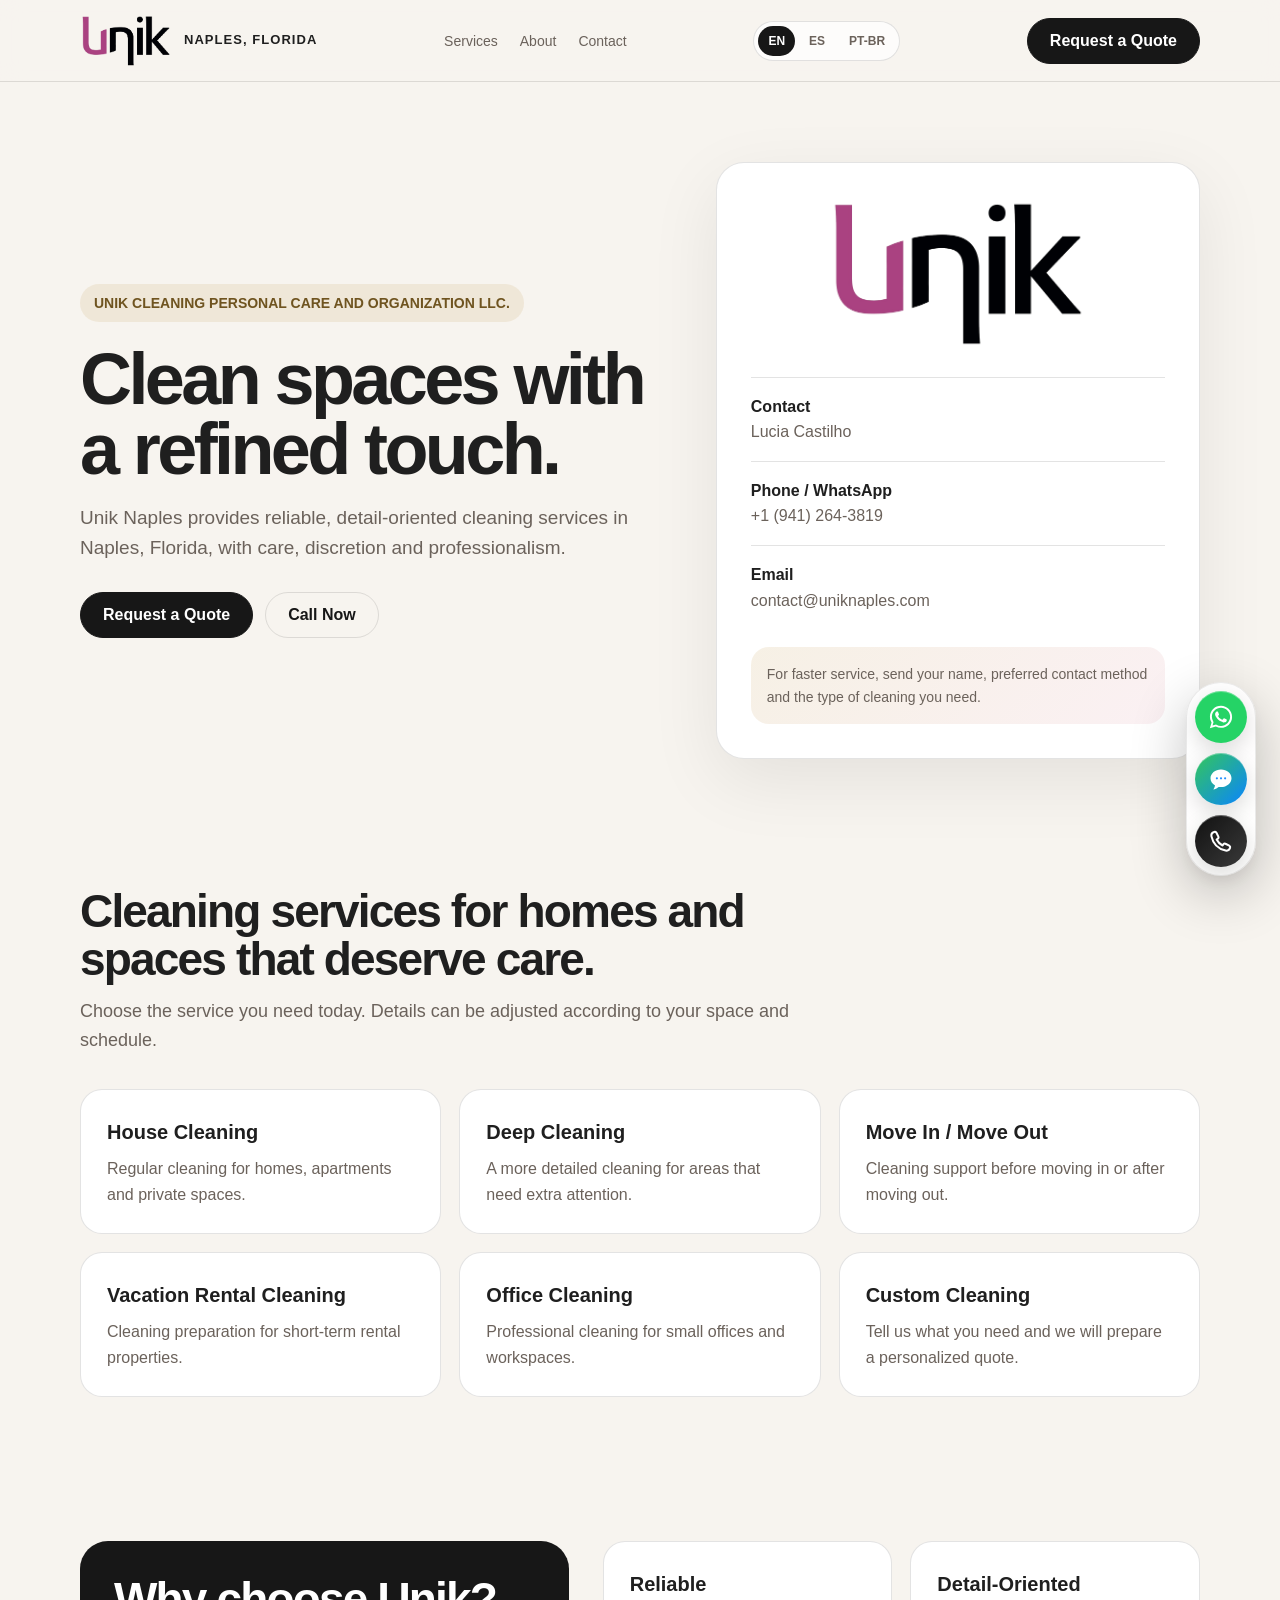
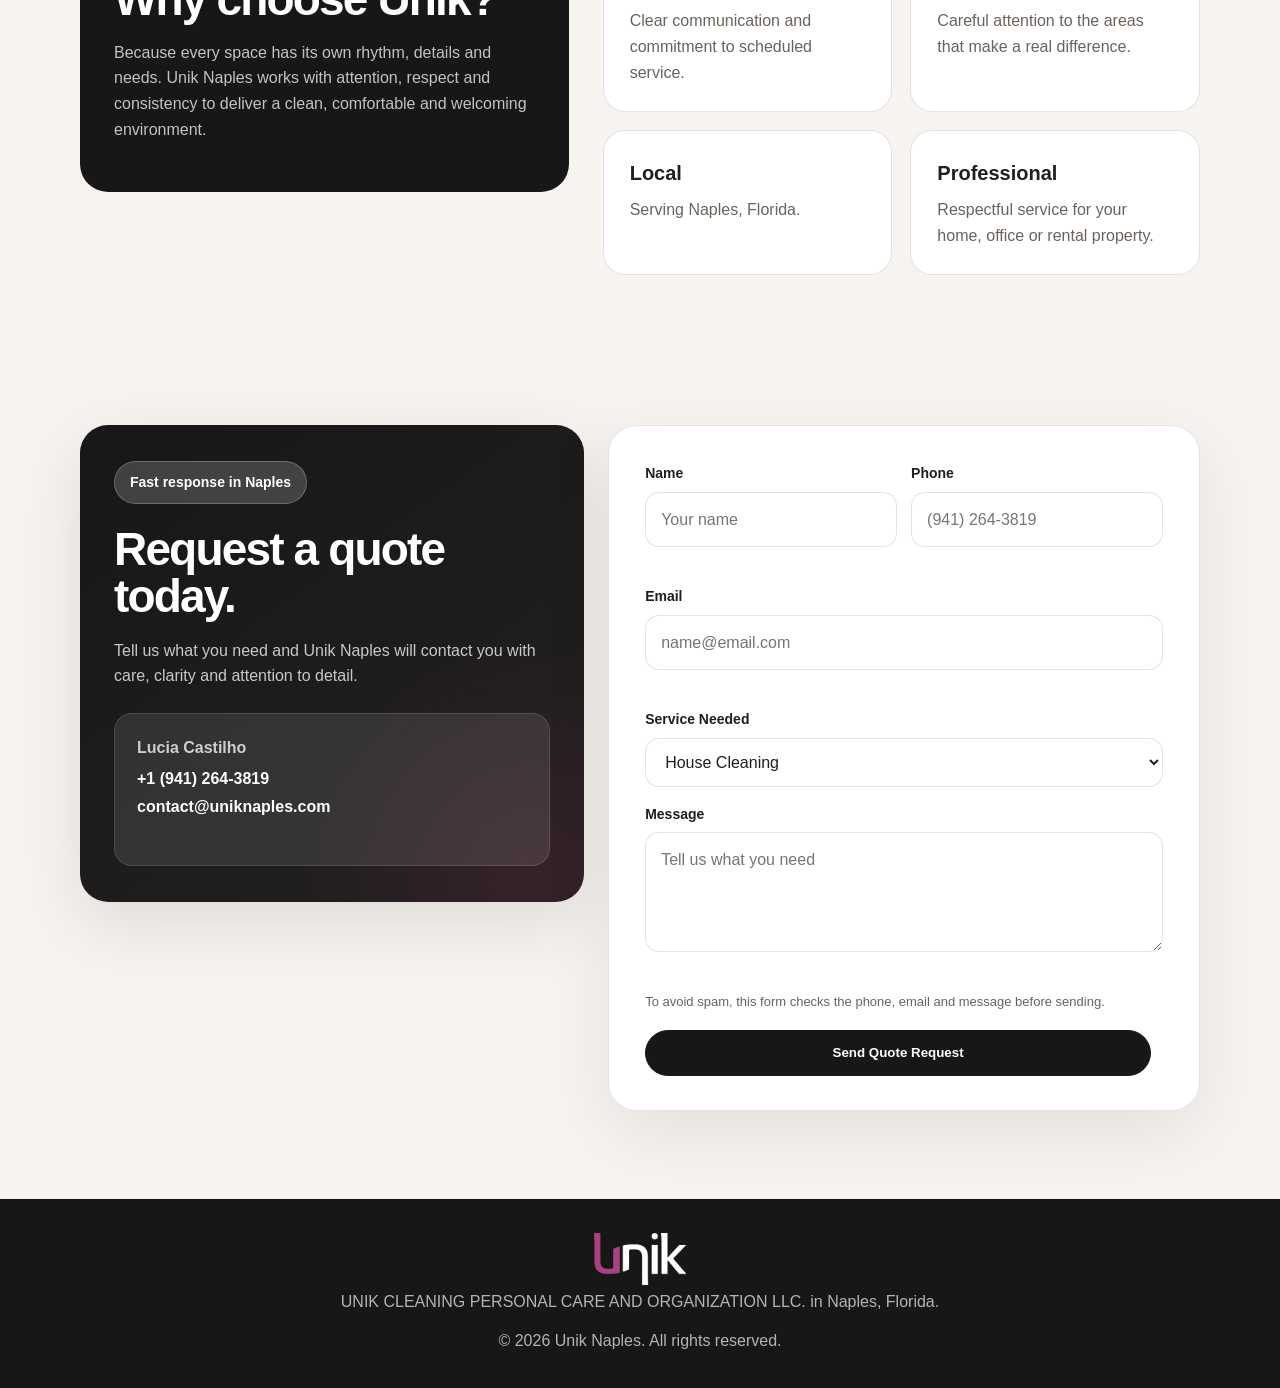
<file: index.html>
<!DOCTYPE html>
<html lang="en">
<head>
  <meta charset="UTF-8" />
  <meta name="viewport" content="width=device-width, initial-scale=1.0" />
  <title>Unik Naples | UNIK CLEANING PERSONAL CARE AND ORGANIZATION LLC. in Naples, FL</title>
  <meta name="description" content="Unik Naples offers professional cleaning services in Naples, Florida. Contact Lucia Castilho for residential, deep cleaning, move in/move out and custom cleaning services." />
  <meta name="keywords" content="cleaning services Naples FL, house cleaning Naples, deep cleaning Naples, move out cleaning Naples, Unik Naples" />
  <meta name="author" content="Unik Naples" />
  <meta property="og:title" content="Unik Naples | UNIK CLEANING PERSONAL CARE AND ORGANIZATION LLC." />
  <meta property="og:description" content="Professional, reliable and detail-oriented cleaning services in Naples, Florida." />
  <meta property="og:type" content="website" />
  <meta property="og:url" content="https://uniknaples.com" />
  <meta property="og:image" content="https://uniknaples.com/assets/images/unik-logo-transparent.png" />
  <link rel="canonical" href="https://uniknaples.com" />
  <link rel="icon" href="/favicon.ico" sizes="any" />
  <link rel="icon" type="image/png" sizes="32x32" href="/assets/images/favicon-32x32.png" />
  <link rel="icon" type="image/png" sizes="16x16" href="/assets/images/favicon-16x16.png" />
  <link rel="apple-touch-icon" sizes="180x180" href="/assets/images/apple-touch-icon.png" />
  <link rel="manifest" href="/site.webmanifest" />
  <meta name="theme-color" content="#DD0AA1" />
  <link rel="stylesheet" href="assets/css/style.css?v=1.3.3" />
</head>
<body>
  <header>
    <div class="container nav">
      <a class="brand" href="#home" aria-label="Unik Naples home">
        <img src="assets/images/unik-logo.svg" alt="Unik Naples logo" />
        <span>Naples, Florida</span>
      </a>
      <nav class="links" aria-label="Main navigation">
        <a href="#services" data-i18n="nav.services">Services</a>
        <a href="#about" data-i18n="nav.about">About</a>
        <a href="#contact" data-i18n="nav.contact">Contact</a>
      </nav>
      <div class="language-switcher" aria-label="Language selector">
        <button type="button" data-lang="en" class="active">EN</button>
        <button type="button" data-lang="es">ES</button>
        <button type="button" data-lang="pt">PT-BR</button>
      </div>
      <a class="btn" href="#contact" data-i18n="cta.quote">Request a Quote</a>
    </div>
  </header>

  <main id="home">
    <div class="container hero">
      <div>
        <span class="badge" data-i18n="hero.badge">UNIK CLEANING PERSONAL CARE AND ORGANIZATION LLC.</span>
        <h1 data-i18n="hero.title">Clean spaces with a refined touch.</h1>
        <p data-i18n="hero.text">Unik Naples provides reliable, detail-oriented cleaning services in Naples, Florida, with care, discretion and professionalism.</p>
        <div class="actions">
          <a class="btn" href="#contact" data-i18n="cta.quote">Request a Quote</a>
          <a class="btn secondary" href="tel:+19412643819" data-i18n="cta.call">Call Now</a>
        </div>
      </div>
      <aside class="hero-card" aria-label="Contact information">
        <img src="assets/images/unik-logo.svg" alt="Unik Naples original logo" />
        <div class="contact-line"><strong data-i18n="contact.contact">Contact</strong><span>Lucia Castilho</span></div>
        <div class="contact-line"><strong data-i18n="contact.phone">Phone / WhatsApp</strong><a href="tel:+19412643819">+1 (941) 264-3819</a></div>
        <div class="contact-line"><strong data-i18n="contact.email">Email</strong><a href="mailto:contact@uniknaples.com">contact@uniknaples.com</a></div>
        <div class="lux-note" data-i18n="hero.note">For faster service, send your name, preferred contact method and the type of cleaning you need.</div>
      </aside>
    </div>

    <section id="services">
      <div class="container">
        <div class="section-title">
          <h2 data-i18n="services.title">Cleaning services for homes and spaces that deserve care.</h2>
          <p data-i18n="services.text">Choose the service you need today. Details can be adjusted according to your space and schedule.</p>
        </div>
        <div class="grid">
          <div class="card"><h3 data-i18n="service.house.title">House Cleaning</h3><p data-i18n="service.house.text">Regular cleaning for homes, apartments and private spaces.</p></div>
          <div class="card"><h3 data-i18n="service.deep.title">Deep Cleaning</h3><p data-i18n="service.deep.text">A more detailed cleaning for areas that need extra attention.</p></div>
          <div class="card"><h3 data-i18n="service.move.title">Move In / Move Out</h3><p data-i18n="service.move.text">Cleaning support before moving in or after moving out.</p></div>
          <div class="card"><h3 data-i18n="service.vacation.title">Vacation Rental Cleaning</h3><p data-i18n="service.vacation.text">Cleaning preparation for short-term rental properties.</p></div>
          <div class="card"><h3 data-i18n="service.office.title">Office Cleaning</h3><p data-i18n="service.office.text">Professional cleaning for small offices and workspaces.</p></div>
          <div class="card"><h3 data-i18n="service.custom.title">Custom Cleaning</h3><p data-i18n="service.custom.text">Tell us what you need and we will prepare a personalized quote.</p></div>
        </div>
      </div>
    </section>

    <section id="about">
      <div class="container split">
        <div class="panel">
          <h2 data-i18n="about.title">Why choose Unik?</h2>
          <p data-i18n="about.text">Because every space has its own rhythm, details and needs. Unik Naples works with attention, respect and consistency to deliver a clean, comfortable and welcoming environment.</p>
        </div>
        <div class="grid" style="grid-template-columns: 1fr 1fr;">
          <div class="card"><h3 data-i18n="about.reliable.title">Reliable</h3><p data-i18n="about.reliable.text">Clear communication and commitment to scheduled service.</p></div>
          <div class="card"><h3 data-i18n="about.detail.title">Detail-Oriented</h3><p data-i18n="about.detail.text">Careful attention to the areas that make a real difference.</p></div>
          <div class="card"><h3 data-i18n="about.local.title">Local</h3><p data-i18n="about.local.text">Serving Naples, Florida.</p></div>
          <div class="card"><h3 data-i18n="about.professional.title">Professional</h3><p data-i18n="about.professional.text">Respectful service for your home, office or rental property.</p></div>
        </div>
      </div>
    </section>

    <section id="contact">
      <div class="container split">
        <div class="quote-intro">
          <div>
            <span class="badge quote-badge" data-i18n="quote.badge">Fast response in Naples</span>
            <h2 data-i18n="quote.title">Request a quote today.</h2>
            <p data-i18n="quote.text">Tell us what you need and Unik Naples will contact you with care, clarity and attention to detail.</p>
            <div class="quote-contact">
              <p><strong>Lucia Castilho</strong><br>
              <a href="tel:+19412643819">+1 (941) 264-3819</a><br>
              <a href="mailto:contact@uniknaples.com">contact@uniknaples.com</a></p>
            </div>
          </div>
          <div class="quote-note" data-i18n="quote.note">Prefer direct contact? Use the floating buttons at the bottom of the page.</div>
        </div>
        <form id="quote-form" action="/api/contact" method="POST" novalidate>
          <input type="hidden" name="_honey" value="" autocomplete="off">
          <div class="form-row">
            <div class="form-field">
              <label for="name" data-i18n="form.name">Name</label>
              <input id="name" name="name" type="text" placeholder="Your name" data-i18n-placeholder="form.namePlaceholder" minlength="2" maxlength="70" autocomplete="name" required>
              <small class="field-error" id="name-error"></small>
            </div>
            <div class="form-field">
              <label for="phone" data-i18n="form.phone">Phone</label>
              <input id="phone" name="phone" type="tel" placeholder="(941) 264-3819" inputmode="tel" autocomplete="tel" required>
              <small class="field-error" id="phone-error"></small>
            </div>
          </div>
          <label for="email" data-i18n="form.email">Email</label>
          <input id="email" name="email" type="email" placeholder="name@email.com" data-i18n-placeholder="form.emailPlaceholder" autocomplete="email" maxlength="120" required>
          <small class="field-error" id="email-error"></small>
          <label for="service" data-i18n="form.service">Service Needed</label>
          <select id="service" name="service" required>
            <option data-i18n="service.house.title">House Cleaning</option>
            <option data-i18n="service.deep.title">Deep Cleaning</option>
            <option data-i18n="service.airbnb.title">Airbnb Cleaner</option>
            <option data-i18n="service.organizer.title">Home Organization &amp; Personal Organizer</option>
            <option data-i18n="service.move.title">Move In / Move Out</option>
            <option data-i18n="service.vacation.title">Vacation Rental Cleaning</option>
            <option data-i18n="service.office.title">Office Cleaning</option>
            <option data-i18n="service.custom.title">Custom Cleaning</option>
          </select>
          <label for="message" data-i18n="form.message">Message</label>
          <textarea id="message" name="message" placeholder="Tell us what you need" data-i18n-placeholder="form.messagePlaceholder" minlength="12" maxlength="1000" required></textarea>
          <small class="field-error" id="message-error"></small>
          <p class="form-security-note" data-i18n="form.security">To avoid spam, this form checks the phone, email and message before sending.</p>
          <div id="form-feedback" class="form-feedback" aria-live="polite" hidden>
            <strong id="form-feedback-title">Thank you. Your request was sent successfully.</strong>
            <span id="form-feedback-text">We received your information and will contact you soon.</span>
          </div>
          <div class="form-actions">
            <button class="btn submit" type="submit" data-i18n="form.submit">Send Quote Request</button>
            <button class="btn cancel-submit" id="cancel-submit" type="button" hidden>Cancel and edit</button>
          </div>
        </form>
      </div>
    </section>
  </main>

  <footer>
    <div class="container footer-inner">
      <div>
        <img src="assets/images/unik-logo-footer.png" alt="Unik Naples logo" />
        <p data-i18n="footer.text">UNIK CLEANING PERSONAL CARE AND ORGANIZATION LLC. in Naples, Florida.</p>
      </div>
      <p data-i18n="footer.copy">© 2026 Unik Naples. All rights reserved.</p>
    </div>
  </footer>

  <div class="float-dock" aria-label="Quick contact buttons">
    <a class="wa" href="https://wa.me/19412643819" target="_blank" rel="noopener" aria-label="Chat on WhatsApp">
      <svg viewBox="0 0 32 32" aria-hidden="true" role="img">
        <path class="svg-fill-white" d="M16.01 3.25c-6.98 0-12.66 5.58-12.66 12.45 0 2.3.65 4.55 1.88 6.5L3.25 28.75l6.75-1.93a12.83 12.83 0 0 0 6.01 1.51c6.98 0 12.66-5.58 12.66-12.45S22.99 3.25 16.01 3.25Zm0 22.91c-1.84 0-3.64-.49-5.22-1.42l-.43-.25-4.01 1.15 1.17-3.88-.28-.45a10.22 10.22 0 0 1-1.64-5.61c0-5.68 4.67-10.29 10.41-10.29s10.41 4.61 10.41 10.29-4.67 10.46-10.41 10.46Z"/>
        <path class="svg-fill-white" d="M21.96 18.6c-.33-.17-1.96-.96-2.26-1.07-.3-.11-.52-.17-.74.17-.22.33-.85 1.07-1.04 1.29-.19.22-.38.25-.71.08-.33-.17-1.39-.51-2.65-1.63-.98-.87-1.64-1.95-1.83-2.28-.19-.33-.02-.51.14-.68.15-.15.33-.38.49-.57.16-.19.22-.33.33-.55.11-.22.05-.41-.03-.57-.08-.17-.74-1.78-1.01-2.44-.27-.64-.54-.55-.74-.56h-.63c-.22 0-.57.08-.87.41-.3.33-1.15 1.12-1.15 2.73 0 1.61 1.18 3.16 1.34 3.38.16.22 2.32 3.53 5.62 4.95.79.34 1.4.54 1.88.69.79.25 1.5.22 2.07.13.63-.09 1.96-.8 2.23-1.57.27-.77.27-1.43.19-1.57-.08-.14-.3-.22-.63-.39Z"/>
      </svg>
    </a>
    <a class="msg" href="sms:+19412643819" aria-label="Send iMessage or text message">
      <svg viewBox="0 0 32 32" aria-hidden="true" role="img">
        <path class="svg-fill-white" d="M16 5.15c-6.63 0-12 4.52-12 10.1 0 3.42 2.06 6.45 5.2 8.28-.22 1.46-.82 2.87-1.72 4.08-.17.23.08.55.35.44 2.18-.88 4.05-1.92 5.47-3.05.87.17 1.77.25 2.7.25 6.63 0 12-4.52 12-10.1S22.63 5.15 16 5.15Z"/>
        <circle cx="11.3" cy="15.25" r="1.25" fill="#0a84ff" opacity=".9"/>
        <circle cx="16" cy="15.25" r="1.25" fill="#0a84ff" opacity=".9"/>
        <circle cx="20.7" cy="15.25" r="1.25" fill="#0a84ff" opacity=".9"/>
      </svg>
    </a>
    <a class="phone" href="tel:+19412643819" aria-label="Call Unik Naples">
      <svg viewBox="0 0 32 32" aria-hidden="true" role="img">
        <path class="svg-stroke-white" d="M10.8 6.6 13 11c.4.8.2 1.7-.5 2.2l-1.5 1.1c1.5 3 3.8 5.3 6.8 6.8l1.1-1.5c.5-.7 1.5-.9 2.2-.5l4.3 2.2c.9.5 1.3 1.5 1 2.5-.7 2.2-2.8 3.6-5.1 3.1C12.1 24.9 7.1 19.9 5.1 10.7c-.5-2.3.9-4.4 3.1-5.1 1-.3 2 .1 2.6 1Z"/>
      </svg>
    </a>
  </div>
  <script src="assets/js/script.js?v=1.3.3"></script>
</body>
</html>
</file>
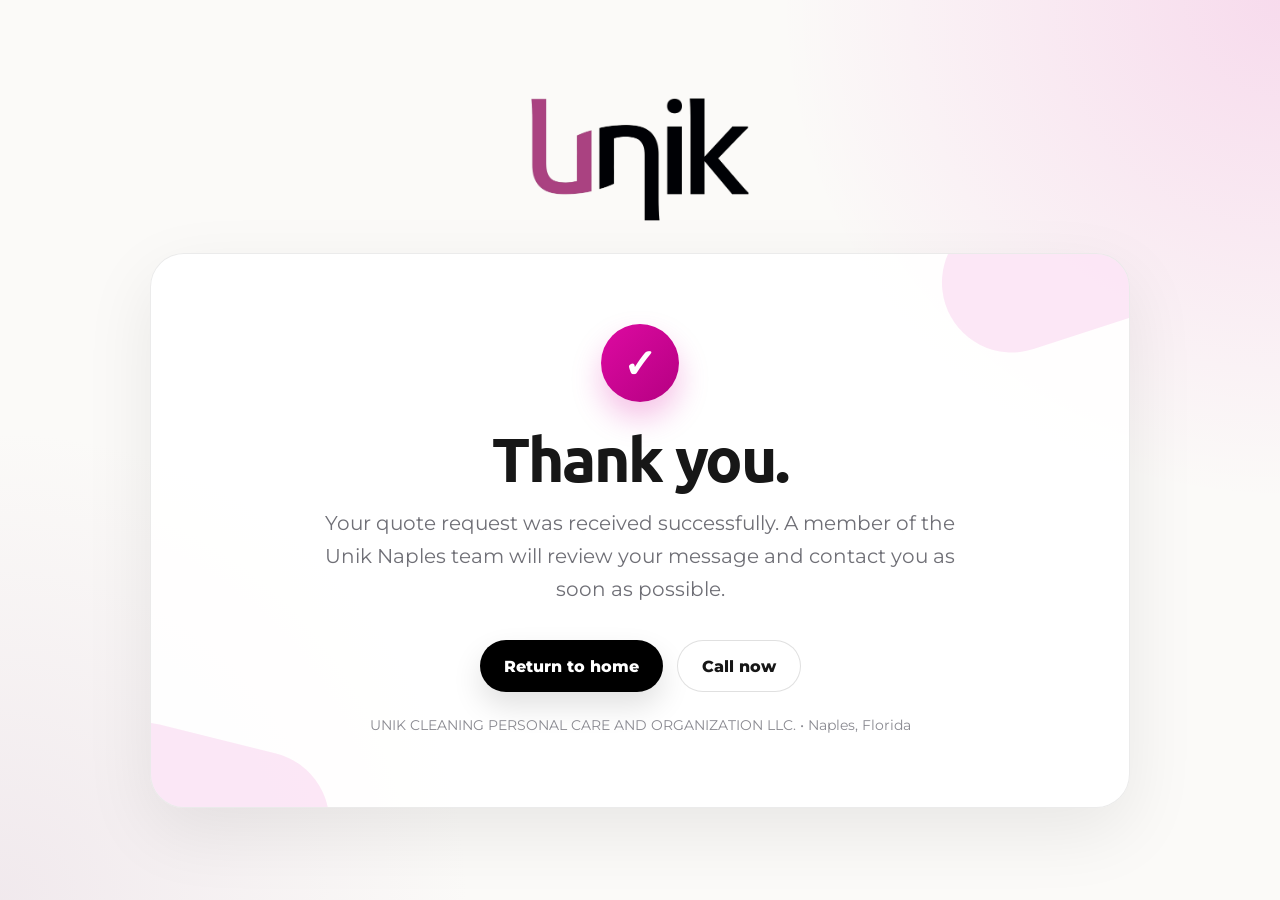
<file: thank-you.html>
<!DOCTYPE html>
<html lang="en">
<head>
  <meta charset="UTF-8" />
  <meta name="viewport" content="width=device-width, initial-scale=1.0" />
  <title>Thank You | Unik Naples</title>
  <meta name="description" content="Thank you for contacting Unik Naples. We received your quote request and will respond soon." />
  <meta name="robots" content="noindex, follow" />
  <link rel="canonical" href="https://uniknaples.com/thank-you.html" />
  <link rel="icon" href="/favicon.ico" sizes="any" />
  <link rel="icon" type="image/png" sizes="32x32" href="/assets/images/favicon-32x32.png" />
  <link rel="icon" type="image/png" sizes="16x16" href="/assets/images/favicon-16x16.png" />
  <link rel="apple-touch-icon" sizes="180x180" href="/assets/images/apple-touch-icon.png" />
  <link rel="manifest" href="/site.webmanifest" />
  <meta name="theme-color" content="#DD0AA1" />
  <link rel="preconnect" href="https://fonts.googleapis.com" />
  <link rel="preconnect" href="https://fonts.gstatic.com" crossorigin />
  <link href="https://fonts.googleapis.com/css2?family=Montserrat:wght@400;500;600;700;800&family=Ubuntu:wght@400;500;700&display=swap" rel="stylesheet" />
  <style>
    :root {
      --pink: #DD0AA1;
      --soft-pink: #CCADC6;
      --light: #E5E5E5;
      --black: #000000;
      --ink: #171717;
      --muted: #6f6f76;
      --bg: #fbfaf8;
      --card: #ffffff;
    }

    * { box-sizing: border-box; }

    body {
      margin: 0;
      min-height: 100vh;
      font-family: Montserrat, Arial, sans-serif;
      color: var(--ink);
      background:
        radial-gradient(circle at top right, rgba(221, 10, 161, .13), transparent 32%),
        radial-gradient(circle at bottom left, rgba(204, 173, 198, .22), transparent 30%),
        var(--bg);
      display: grid;
      place-items: center;
      padding: 28px;
    }

    .page {
      width: min(980px, 100%);
      display: grid;
      gap: 28px;
      text-align: center;
    }

    .logo {
      display: inline-flex;
      justify-content: center;
      align-items: center;
      margin: 0 auto;
    }

    .logo img {
      width: min(230px, 60vw);
      height: auto;
      display: block;
    }

    .card {
      background: rgba(255, 255, 255, .88);
      border: 1px solid rgba(0, 0, 0, .08);
      border-radius: 34px;
      padding: clamp(34px, 6vw, 70px);
      box-shadow: 0 24px 70px rgba(0, 0, 0, .08);
      position: relative;
      overflow: hidden;
    }

    .card::before,
    .card::after {
      content: "";
      position: absolute;
      width: 260px;
      height: 140px;
      border-radius: 999px;
      background: rgba(221, 10, 161, .09);
      z-index: 0;
      pointer-events: none;
    }

    .card::before { right: -70px; top: -60px; transform: rotate(-18deg); }
    .card::after { left: -80px; bottom: -70px; transform: rotate(14deg); }

    .content { position: relative; z-index: 1; }

    .check {
      width: 78px;
      height: 78px;
      display: inline-flex;
      align-items: center;
      justify-content: center;
      border-radius: 50%;
      background: linear-gradient(135deg, var(--pink), #b50082);
      color: white;
      font-size: 40px;
      font-weight: 800;
      box-shadow: 0 16px 30px rgba(221, 10, 161, .25);
      margin-bottom: 26px;
    }

    h1 {
      font-family: Ubuntu, Montserrat, Arial, sans-serif;
      font-size: clamp(34px, 6vw, 62px);
      line-height: .98;
      margin: 0 0 18px;
      letter-spacing: -.04em;
    }

    p {
      max-width: 660px;
      margin: 0 auto;
      color: var(--muted);
      font-size: clamp(16px, 2vw, 20px);
      line-height: 1.65;
    }

    .actions {
      display: flex;
      flex-wrap: wrap;
      justify-content: center;
      gap: 14px;
      margin-top: 34px;
    }

    .btn {
      display: inline-flex;
      align-items: center;
      justify-content: center;
      min-height: 52px;
      border-radius: 999px;
      padding: 0 24px;
      font-weight: 800;
      text-decoration: none;
      transition: transform .2s ease, box-shadow .2s ease;
    }

    .btn.primary {
      background: var(--black);
      color: white;
      box-shadow: 0 14px 30px rgba(0, 0, 0, .12);
    }

    .btn.secondary {
      background: white;
      color: var(--ink);
      border: 1px solid rgba(0, 0, 0, .12);
    }

    .btn:hover { transform: translateY(-2px); }

    .note {
      font-size: 14px;
      color: #8a8a91;
      margin-top: 22px;
    }

    @media (max-width: 640px) {
      body { padding: 18px; }
      .card { border-radius: 26px; }
      .actions { flex-direction: column; }
      .btn { width: 100%; }
    }
  </style>
</head>
<body>
  <main class="page">
    <a class="logo" href="/" aria-label="Unik Naples home">
      <img src="assets/images/unik-logo.svg" alt="Unik Naples logo" />
    </a>

    <section class="card" aria-labelledby="thank-title">
      <div class="content">
        <div class="check" aria-hidden="true">✓</div>
        <h1 id="thank-title" data-copy="title">Thank you.</h1>
        <p data-copy="message">Your quote request was received successfully. A member of the Unik Naples team will review your message and contact you as soon as possible.</p>

        <div class="actions">
          <a class="btn primary" href="/" data-copy="home">Return to home</a>
          <a class="btn secondary" href="tel:+19412643819" data-copy="call">Call now</a>
        </div>

        <p class="note" data-copy="note">UNIK CLEANING PERSONAL CARE AND ORGANIZATION LLC. • Naples, Florida</p>
      </div>
    </section>
  </main>

  <script>
    const language = localStorage.getItem('unikLang') || 'en';
    const copy = {
      en: {
        title: 'Thank you.',
        message: 'Your quote request was received successfully. A member of the Unik Naples team will review your message and contact you as soon as possible.',
        home: 'Return to home',
        call: 'Call now',
        note: 'UNIK CLEANING PERSONAL CARE AND ORGANIZATION LLC. • Naples, Florida'
      },
      es: {
        title: 'Gracias.',
        message: 'Su solicitud de presupuesto fue recibida correctamente. Un miembro del equipo de Unik Naples revisará su mensaje y se comunicará con usted lo antes posible.',
        home: 'Volver al inicio',
        call: 'Llamar ahora',
        note: 'UNIK CLEANING PERSONAL CARE AND ORGANIZATION LLC. • Naples, Florida'
      },
      pt: {
        title: 'Obrigado.',
        message: 'Sua solicitação de orçamento foi recebida com sucesso. Um membro da equipe Unik Naples vai revisar sua mensagem e entrar em contato o mais breve possível.',
        home: 'Voltar ao início',
        call: 'Ligar agora',
        note: 'UNIK CLEANING PERSONAL CARE AND ORGANIZATION LLC. • Naples, Florida'
      }
    };

    const selected = copy[language] || copy.en;
    document.documentElement.lang = language === 'pt' ? 'pt-BR' : language;
    document.querySelectorAll('[data-copy]').forEach((element) => {
      const key = element.getAttribute('data-copy');
      if (selected[key]) element.textContent = selected[key];
    });
  </script>
</body>
</html>
</file>
<file: assets/css/style.css>
:root {
      --bg: #f7f4ef;
      --text: #1f1f1f;
      --muted: #6b625b;
      --gold: #c9a45c;
      --dark: #171717;
      --card: #ffffff;
      --line: rgba(31,31,31,.12);
    }
    * { box-sizing: border-box; }
    html { scroll-behavior: smooth; scroll-padding-top: 104px; }
    body {
      margin: 0;
      font-family: Arial, Helvetica, sans-serif;
      background: var(--bg);
      color: var(--text);
      line-height: 1.6;
    }
    a { color: inherit; text-decoration: none; }
    .container { width: min(1120px, 92%); margin: 0 auto; }
    header {
      position: sticky;
      top: 0;
      z-index: 20;
      background: rgba(247,244,239,.92);
      backdrop-filter: blur(12px);
      border-bottom: 1px solid var(--line);
    }
    .nav {
      display: flex;
      align-items: center;
      justify-content: space-between;
      padding: 14px 0;
      gap: 20px;
    }
    .brand { display: flex; align-items: center; gap: 12px; }
    .brand img { width: 92px; height: auto; display: block; }
    .brand span { font-weight: 700; letter-spacing: .08em; font-size: 13px; text-transform: uppercase; }
    .links { display: flex; align-items: center; gap: 22px; font-size: 14px; color: var(--muted); }
    .btn {
      display: inline-flex;
      align-items: center;
      justify-content: center;
      min-height: 46px;
      padding: 0 22px;
      border-radius: 999px;
      background: var(--dark);
      color: white;
      font-weight: 700;
      border: 1px solid var(--dark);
      transition: .2s ease;
    }
    .btn:hover { transform: translateY(-1px); background: #000; }
    .btn.secondary { background: transparent; color: var(--dark); border-color: var(--line); }
    .hero {
      padding: 80px 0 56px;
      display: grid;
      grid-template-columns: 1.1fr .9fr;
      gap: 44px;
      align-items: center;
    }
    .badge {
      display: inline-flex;
      align-items: center;
      gap: 8px;
      padding: 8px 14px;
      border-radius: 999px;
      background: rgba(201,164,92,.16);
      color: #6f5420;
      font-size: 14px;
      font-weight: 700;
    }
    h1 {
      margin: 22px 0 18px;
      font-size: clamp(40px, 6vw, 72px);
      line-height: .98;
      letter-spacing: -0.05em;
    }
    .hero p { font-size: 19px; color: var(--muted); max-width: 620px; margin: 0 0 28px; }
    .actions { display: flex; gap: 12px; flex-wrap: wrap; }
    .hero-card {
      background: var(--card);
      border: 1px solid var(--line);
      border-radius: 28px;
      padding: 34px;
      box-shadow: 0 22px 70px rgba(0,0,0,.08);
    }
    .hero-card img { width: min(260px, 78%); display: block; margin: 0 auto 28px; }
    .contact-line { padding: 16px 0; border-top: 1px solid var(--line); color: var(--muted); }
    .contact-line strong { color: var(--text); display: block; }
    section { padding: 72px 0; }
    .section-title { max-width: 720px; margin-bottom: 34px; }
    h2 { font-size: clamp(30px, 4vw, 46px); line-height: 1.05; letter-spacing: -0.04em; margin: 0 0 14px; }
    .section-title p { margin: 0; color: var(--muted); font-size: 18px; }
    .grid { display: grid; grid-template-columns: repeat(3, 1fr); gap: 18px; }
    .card {
      background: var(--card);
      border: 1px solid var(--line);
      border-radius: 22px;
      padding: 26px;
    }
    .card h3 { margin: 0 0 8px; font-size: 20px; }
    .card p { margin: 0; color: var(--muted); }
    .split { display: grid; grid-template-columns: .9fr 1.1fr; gap: 34px; align-items: start; }
    .panel {
      background: var(--dark);
      color: white;
      border-radius: 28px;
      padding: 34px;
    }
    .panel p { color: rgba(255,255,255,.74); }
    form {
      background: var(--card);
      border: 1px solid var(--line);
      border-radius: 28px;
      padding: 28px;
    }
    label { display: block; font-weight: 700; font-size: 14px; margin: 0 0 7px; }
    input, textarea, select {
      width: 100%;
      border: 1px solid var(--line);
      border-radius: 14px;
      padding: 14px 15px;
      font: inherit;
      background: #fff;
      margin-bottom: 14px;
      color: var(--text);
    }
    textarea { min-height: 120px; resize: vertical; }
    .submit { width: 100%; cursor: pointer; }
    footer {
      background: var(--dark);
      color: white;
      padding: 34px 0;
    }
    footer .footer-inner { display: flex; flex-direction: column; justify-content: center; gap: 10px; align-items: center; text-align: center; }
    footer img { width: 92px; margin: 0 auto; display: block; }
    footer p { margin: 4px 0 0; color: rgba(255,255,255,.68); }
    .whatsapp-float {
      position: fixed;
      right: 20px;
      bottom: 20px;
      z-index: 30;
      background: #25D366;
      color: white;
      border-radius: 999px;
      padding: 14px 18px;
      font-weight: 700;
      box-shadow: 0 14px 40px rgba(0,0,0,.22);
    }

    .btn.whatsapp { background: #25D366; border-color: #25D366; color: #fff; }
    .btn.message { background: linear-gradient(135deg, #0a84ff, #5e5ce6); border-color: transparent; color: #fff; }
    .btn.call { background: #ffffff; color: var(--dark); border-color: var(--line); }
    .quick-contact {
      display: grid;
      grid-template-columns: repeat(3, 1fr);
      gap: 10px;
      margin-top: 22px;
    }
    .quick-contact a {
      border: 1px solid var(--line);
      border-radius: 18px;
      padding: 14px 12px;
      background: rgba(255,255,255,.76);
      font-weight: 800;
      font-size: 13px;
      text-align: center;
      transition: .2s ease;
    }
    .quick-contact a:hover { transform: translateY(-2px); box-shadow: 0 14px 26px rgba(0,0,0,.08); }
    .quick-contact .wa { color: #128C4A; }
    .quick-contact .msg { color: #0a84ff; }
    .quick-contact .phone { color: #111; }
    .lux-note {
      margin-top: 18px;
      padding: 16px;
      border-radius: 18px;
      background: linear-gradient(135deg, rgba(201,164,92,.16), rgba(231,174,189,.18));
      color: var(--muted);
      font-size: 14px;
    }
    .float-dock {
      position: fixed;
      right: 18px;
      bottom: 18px;
      z-index: 30;
      display: flex;
      gap: 10px;
      padding: 8px;
      border-radius: 999px;
      background: rgba(255,255,255,.92);
      -webkit-backdrop-filter: blur(16px);
      backdrop-filter: blur(16px);
      border: 1px solid rgba(0,0,0,.08);
      box-shadow: 0 18px 55px rgba(0,0,0,.24);
    }
    .float-dock a {
      width: 54px;
      height: 54px;
      display: inline-flex;
      align-items: center;
      justify-content: center;
      border-radius: 999px;
      box-shadow: inset 0 1px 0 rgba(255,255,255,.34), 0 8px 22px rgba(0,0,0,.14);
      transition: transform .18s ease, box-shadow .18s ease;
    }
    .float-dock a:hover { transform: translateY(-3px) scale(1.04); box-shadow: inset 0 1px 0 rgba(255,255,255,.38), 0 14px 28px rgba(0,0,0,.18); }
    .float-dock svg {
      width: 28px;
      height: 28px;
      display: block;
      overflow: visible;
      shape-rendering: geometricPrecision;
    }
    .float-dock .wa { background: #25D366; }
    .float-dock .msg { background: linear-gradient(135deg, #34c759 0%, #0a84ff 100%); }
    .float-dock .email { background: linear-gradient(135deg, #ffffff 0%, #f1f2f6 100%); }
    .float-dock .phone { background: linear-gradient(135deg, #111 0%, #3a3a3a 100%); }
    .float-dock .svg-fill-white { fill: #fff; }
    .float-dock .svg-stroke-white { fill: none; stroke: #fff; stroke-width: 2.35; stroke-linecap: round; stroke-linejoin: round; }
    .float-dock .svg-stroke-dark { fill: none; stroke: #141414; stroke-width: 2.45; stroke-linecap: round; stroke-linejoin: round; }
    .float-dock .svg-mail { fill: none; stroke: #0a84ff; stroke-width: 2.25; stroke-linecap: round; stroke-linejoin: round; }


    #contact { padding: 88px 0; }
    #contact .split {
      grid-template-columns: .88fr 1.12fr;
      gap: 30px;
      align-items: stretch;
    }
    .quote-intro {
      background: linear-gradient(145deg, #171717 0%, #24201d 100%);
      color: #fff;
      border-radius: 30px;
      padding: 34px;
      min-height: 100%;
      display: flex;
      flex-direction: column;
      justify-content: space-between;
      box-shadow: 0 22px 70px rgba(0,0,0,.10);
    }
    .quote-intro .badge {
      background: rgba(255,255,255,.18);
      color: #fff;
      border: 1px solid rgba(255,255,255,.22);
      width: fit-content;
      margin-bottom: 22px;
      transform: translateY(-4px);
    }
    .quote-intro h2 { color: #fff; margin: 0 0 14px; }
    .quote-intro p { color: rgba(255,255,255,.72); margin: 0 0 18px; }
    .quote-contact {
      margin: 24px 0 22px;
      padding: 18px;
      border-radius: 20px;
      background: rgba(255,255,255,.08);
      border: 1px solid rgba(255,255,255,.10);
    }
    .quote-contact p { margin: 0; line-height: 1.9; }
    .quote-contact a { color: #fff; font-weight: 700; }
    .quote-note {
      margin-top: 22px;
      padding: 16px;
      border-radius: 18px;
      background: rgba(255,255,255,.08);
      border: 1px solid rgba(255,255,255,.10);
      color: rgba(255,255,255,.74);
      font-size: 14px;
    }
    #contact form {
      padding: 34px;
      box-shadow: 0 22px 70px rgba(0,0,0,.08);
    }
    .form-row { display: grid; grid-template-columns: 1fr 1fr; gap: 14px; }
    .form-field input, .form-field select, .form-field textarea { margin-bottom: 16px; }

    @media (max-width: 840px) {
      .links { display: none; }
      .hero, .split { grid-template-columns: 1fr; }
      .grid { grid-template-columns: 1fr; }
      section { padding: 54px 0; }
      .hero { padding-top: 54px; }
      .quick-contact { grid-template-columns: 1fr; }
      #contact .split { grid-template-columns: 1fr; }
      .quote-intro, #contact form { padding: 26px; }
      .form-row { grid-template-columns: 1fr; gap: 0; }
      footer { padding-bottom: 118px; }
      .float-dock { left: 50%; right: auto; transform: translateX(-50%); }
    }

/* Form validation */
.honeypot {
  position: absolute;
  left: -9999px;
  opacity: 0;
  height: 0;
  width: 0;
  pointer-events: none;
}
.field-error {
  display: block;
  min-height: 18px;
  margin: -8px 0 12px;
  color: #b42318;
  font-size: 13px;
  font-weight: 700;
}
.input-error {
  border-color: #b42318 !important;
  box-shadow: 0 0 0 4px rgba(180, 35, 24, 0.08);
}
.form-security-note {
  margin: 4px 0 18px;
  color: var(--muted);
  font-size: 13px;
  line-height: 1.5;
}


/* Custom thank-you message after form submission */
.thank-you-panel {
  display: none;
  margin-top: 18px;
  padding: 18px 20px;
  border-radius: 18px;
  background: #f2fbf5;
  border: 1px solid rgba(34, 197, 94, 0.26);
  color: #14532d;
  box-shadow: 0 12px 32px rgba(20, 83, 45, 0.08);
}
.thank-you-panel:target {
  display: block;
}
.thank-you-panel strong {
  display: block;
  margin-bottom: 4px;
  font-size: 16px;
}
.thank-you-panel a {
  display: inline-block;
  margin-left: 8px;
  font-weight: 800;
  color: #111;
}

/* Language selector */
.language-switcher {
  display: inline-flex;
  align-items: center;
  gap: 4px;
  padding: 4px;
  border: 1px solid var(--line);
  border-radius: 999px;
  background: rgba(255,255,255,.75);
}
.language-switcher button {
  border: 0;
  background: transparent;
  color: var(--muted);
  font-weight: 800;
  font-size: 12px;
  padding: 8px 10px;
  border-radius: 999px;
  cursor: pointer;
  transition: .18s ease;
}
.language-switcher button.active,
.language-switcher button:hover {
  background: var(--dark);
  color: #fff;
}
.quote-intro .quote-badge {
  margin-bottom: 30px;
  transform: translateY(-10px);
}

@media (max-width: 840px) {
  .nav { gap: 10px; }
  .language-switcher { order: 3; width: 100%; justify-content: center; }
  .language-switcher button { flex: 1; }
  .nav > .btn { display: none; }
  .quote-intro .quote-badge {
    margin-bottom: 26px;
    transform: translateY(-6px);
  }
}

/* Contact section refinement: compact premium spacing */
#contact .split {
  align-items: start;
  gap: 38px;
}
.quote-intro {
  min-height: auto;
  justify-content: flex-start;
  gap: 26px;
  padding: 42px 38px;
}
.quote-intro > div:first-child {
  display: flex;
  flex-direction: column;
  align-items: flex-start;
}
.quote-intro .quote-badge {
  margin-bottom: 34px;
  transform: none;
}
.quote-intro h2 {
  margin-bottom: 22px;
}
.quote-intro p {
  margin-bottom: 28px;
}
.quote-contact {
  width: 100%;
  margin: 0;
  padding: 22px 24px;
}
.quote-note {
  margin-top: 0;
  width: 100%;
}
@media (max-width: 840px) {
  #contact .split {
    gap: 24px;
  }
  .quote-intro {
    padding: 30px 26px;
    gap: 22px;
  }
  .quote-intro .quote-badge {
    margin-bottom: 24px;
    transform: none;
  }
  .quote-intro h2 {
    margin-bottom: 16px;
  }
  .quote-intro p {
    margin-bottom: 22px;
  }
}


/* Final contact form cleanup */
#quote-form > input[type="hidden"] {
  display: none !important;
}
#quote-form input[name="_honey"],
#quote-form .honeypot,
#quote-form .honeypot-wrap {
  display: none !important;
  visibility: hidden !important;
  position: absolute !important;
  left: -10000px !important;
  top: auto !important;
  width: 1px !important;
  height: 1px !important;
  opacity: 0 !important;
  pointer-events: none !important;
  margin: 0 !important;
  padding: 0 !important;
  border: 0 !important;
  overflow: hidden !important;
}
#contact form {
  display: flex;
  flex-direction: column;
  gap: 0;
}
#contact form > label,
#contact form .form-field label {
  margin-top: 2px;
}
#contact form input,
#contact form select,
#contact form textarea {
  margin-bottom: 14px;
}
#contact form .field-error {
  margin-top: -8px;
}
#contact .split {
  align-items: start;
}
.quote-intro {
  align-self: start;
}
.quote-intro .quote-badge {
  margin-bottom: 36px;
}
.float-dock {
  bottom: 26px;
}
@media (max-width: 840px) {
  #contact form input,
  #contact form select,
  #contact form textarea {
    margin-bottom: 13px;
  }
  .float-dock {
    bottom: 24px;
  }
}


/* Quote panel final refinement: cleaner spacing and stronger visual hierarchy */
#contact {
  padding: 78px 0 88px;
}
#contact .split {
  grid-template-columns: minmax(340px, 0.92fr) minmax(500px, 1.08fr);
  gap: 24px;
  align-items: start;
}
.quote-intro {
  min-height: auto !important;
  height: auto;
  padding: 36px 34px;
  border-radius: 28px;
  gap: 0;
  justify-content: flex-start;
  background:
    radial-gradient(circle at 88% 92%, rgba(184, 42, 128, 0.12), transparent 34%),
    linear-gradient(145deg, #171717 0%, #24211f 100%);
}
.quote-intro > div:first-child {
  gap: 0;
}
.quote-intro .quote-badge {
  margin: 0 0 22px;
  padding: 9px 15px;
  transform: none;
}
.quote-intro h2 {
  margin: 0 0 18px;
  max-width: 420px;
  line-height: 1.02;
}
.quote-intro p {
  margin: 0 0 24px;
  max-width: 430px;
  color: rgba(255,255,255,.76);
}
.quote-contact {
  width: 100%;
  margin: 0;
  padding: 20px 22px;
  border-radius: 18px;
  background: rgba(255,255,255,.10);
  border: 1px solid rgba(255,255,255,.12);
}
.quote-contact p {
  line-height: 1.75;
}
.quote-contact strong {
  display: inline-block;
  margin-bottom: 3px;
}
.quote-note {
  display: none;
}
#contact form {
  padding: 34px 36px;
  border-radius: 28px;
}
@media (max-width: 980px) {
  #contact .split {
    grid-template-columns: 1fr;
  }
}
@media (max-width: 840px) {
  #contact {
    padding: 58px 0 70px;
  }
  .quote-intro {
    padding: 30px 26px;
  }
  .quote-intro h2,
  .quote-intro p {
    max-width: none;
  }
  #contact form {
    padding: 28px 24px;
  }
}

/* v1.0.4 — Professional inline form feedback */
.form-feedback {
  display: none;
  margin: 4px 0 18px;
  padding: 16px 18px;
  border-radius: 18px;
  line-height: 1.45;
  border: 1px solid rgba(17, 17, 17, 0.08);
  background: rgba(255, 255, 255, 0.78);
  box-shadow: 0 16px 36px rgba(0, 0, 0, 0.08);
  outline: none;
}
.form-feedback.visible {
  display: block;
  animation: feedbackReveal .28s ease both;
}
.form-feedback strong {
  display: block;
  margin-bottom: 4px;
  font-size: 15px;
  color: var(--dark);
}
.form-feedback span {
  display: block;
  color: var(--muted);
  font-size: 14px;
}
.form-feedback.success {
  border-color: rgba(34, 197, 94, 0.28);
  background: linear-gradient(135deg, rgba(242, 251, 245, 0.98), rgba(255, 255, 255, 0.96));
}
.form-feedback.success strong::before {
  content: "✓";
  display: inline-grid;
  place-items: center;
  width: 22px;
  height: 22px;
  margin-right: 8px;
  border-radius: 999px;
  color: #fff;
  background: #16a34a;
  font-size: 13px;
  vertical-align: -2px;
}
.form-feedback.error {
  border-color: rgba(180, 35, 24, 0.22);
  background: linear-gradient(135deg, rgba(255, 245, 245, 0.98), rgba(255, 255, 255, 0.96));
}
.form-feedback.neutral {
  border-color: rgba(221, 10, 161, 0.18);
  background: linear-gradient(135deg, rgba(253, 242, 248, 0.98), rgba(255, 255, 255, 0.96));
}
.form-feedback.processing {
  position: relative;
  overflow: hidden;
  padding-bottom: 24px;
  border-color: rgba(221, 10, 161, 0.20);
  background: linear-gradient(135deg, rgba(253, 242, 248, 0.98), rgba(255, 255, 255, 0.97));
}
.form-feedback.processing::after {
  content: "";
  position: absolute;
  left: 18px;
  right: 18px;
  bottom: 12px;
  height: 3px;
  border-radius: 999px;
  background: linear-gradient(90deg, var(--pink), rgba(255, 255, 255, 0.92));
  transform-origin: left center;
  animation: feedbackProgress 10s linear forwards;
}
.form-actions {
  display: grid;
  grid-template-columns: 1fr auto;
  gap: 12px;
  align-items: center;
}
.form-actions .submit {
  width: 100%;
}
.cancel-submit {
  min-width: 146px;
  padding-inline: 18px;
  color: var(--dark);
  background: #fff;
  border: 1px solid rgba(17, 17, 17, 0.12);
  box-shadow: none;
  cursor: pointer;
}
.cancel-submit:hover {
  background: #f8f8f8;
  color: var(--dark);
}
.submit.is-loading {
  position: relative;
  overflow: hidden;
  display: inline-flex;
  align-items: center;
  justify-content: center;
  gap: 10px;
}
.submit.is-loading::before {
  content: "";
  position: absolute;
  inset: 0;
  transform: scaleX(0);
  transform-origin: left center;
  background: rgba(255, 255, 255, 0.18);
  animation: buttonProgress 10s linear forwards;
}
.submit.is-loading::after {
  content: "";
  position: absolute;
  inset: 0;
  transform: translateX(-120%);
  background: linear-gradient(90deg, transparent, rgba(255, 255, 255, 0.34), transparent);
  animation: buttonSheen 2.4s ease-in-out infinite;
}
.submit.is-loading span {
  position: relative;
  z-index: 1;
}
.button-loader {
  width: 17px;
  height: 17px;
  border-radius: 999px;
  border: 2px solid rgba(255, 255, 255, 0.42);
  border-top-color: #fff;
  animation: buttonSpin .78s linear infinite;
  flex: 0 0 auto;
}
@keyframes buttonSpin {
  to { transform: rotate(360deg); }
}
@keyframes buttonProgress {
  to { transform: scaleX(1); }
}
@keyframes feedbackProgress {
  from { transform: scaleX(0); }
  to { transform: scaleX(1); }
}
@keyframes buttonSheen {
  to { transform: translateX(110%); }
}
@keyframes feedbackReveal {
  from { opacity: 0; transform: translateY(8px); }
  to { opacity: 1; transform: translateY(0); }
}
@media (max-width: 640px) {
  .form-actions {
    grid-template-columns: 1fr;
  }
  .cancel-submit {
    width: 100%;
  }
}


/* v1.0.6 — Anchor alignment and form timing support */
#services, #about, #contact, #home {
  scroll-margin-top: 104px;
}

/* v1.0.7 — Final Submission Experience */
.form-actions.submission-complete {
  opacity: 0;
  transform: translateY(-4px);
  pointer-events: none;
  max-height: 0;
  margin-top: 0;
  overflow: hidden;
  transition: opacity 300ms ease, transform 300ms ease, max-height 300ms ease, margin-top 300ms ease;
}

/* v1.0.8 — Desktop floating actions: vertical dock on larger screens.
   Mobile/tablet behavior remains unchanged. */
@media (min-width: 1024px) {
  .float-dock {
    left: auto;
    right: 24px;
    bottom: 24px;
    transform: none;
    flex-direction: column;
    gap: 10px;
    padding: 8px;
    border-radius: 999px;
  }

  .float-dock a {
    width: 52px;
    height: 52px;
  }

  .float-dock a:hover {
    transform: translateX(-3px) scale(1.04);
  }
}


/* v1.0.10 — Cancel button visibility guard */
.cancel-submit[hidden] {
  display: none !important;
}
</file>
